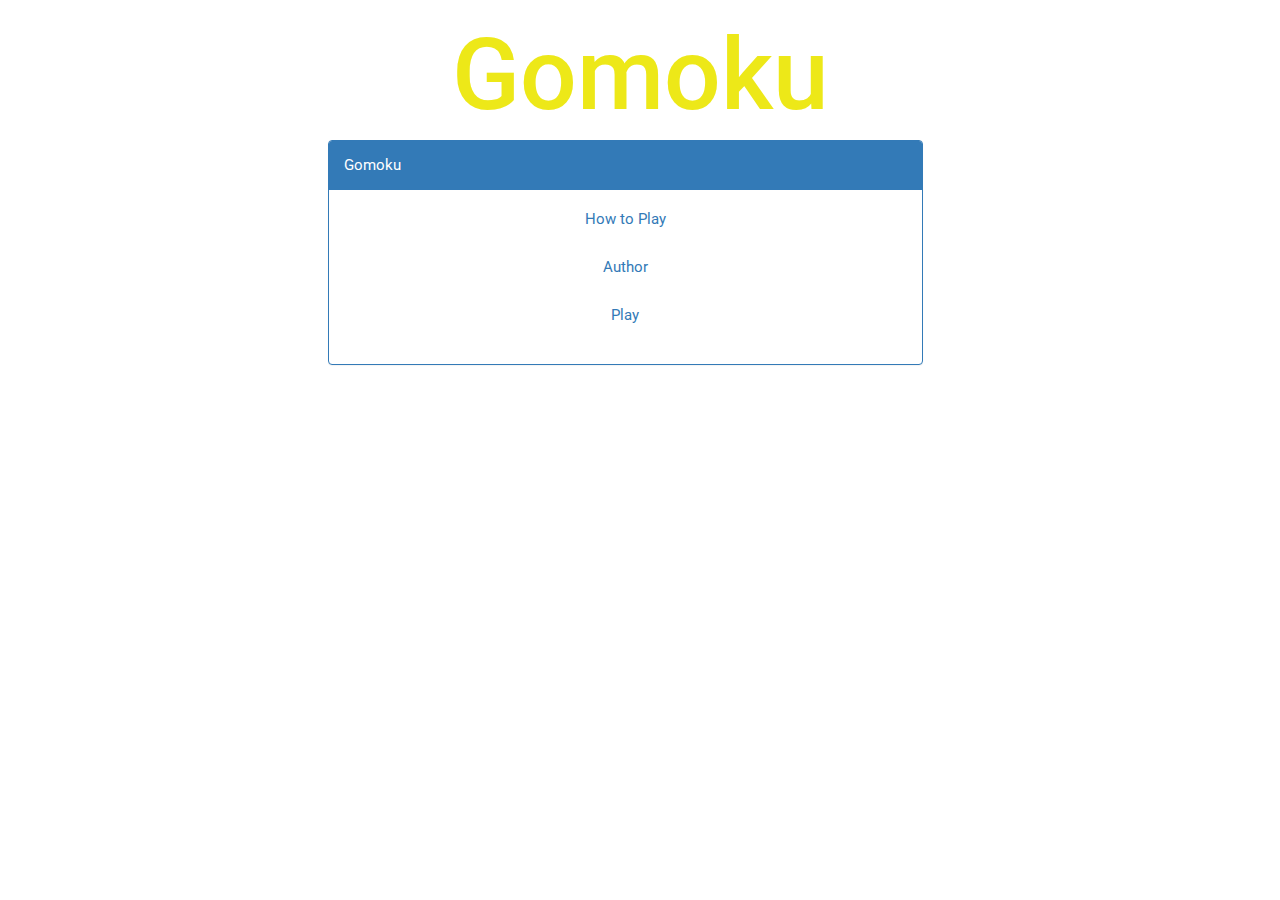
<file: index.html>
<!DOCTYPE html>
<html lang="en">
<html>
<head>
    <title>Project 1 : Gomoku</title>
	<meta name="viewport" content="width=device-width, initial-scale=1">
	<script src="http://ajax.googleapis.com/ajax/libs/jquery/1.11.3/jquery.min.js"></script>
	<link rel="stylesheet" href="https://maxcdn.bootstrapcdn.com/bootstrap/3.3.7/css/bootstrap.min.css" integrity="sha384-BVYiiSIFeK1dGmJRAkycuHAHRg32OmUcww7on3RYdg4Va+PmSTsz/K68vbdEjh4u" crossorigin="anonymous">
	<link href="https://fonts.googleapis.com/css?family=Roboto:400,700,900" rel="stylesheet">
	<link rel="stylesheet" href="css/style.css">
</head>
<body class="no-space">
	<header>
		<h1 class="main-Title"> Gomoku </h1>
	</header>
	<div class="container-fluid">
		<div class="row">
			<div class="col-xs-6 col-xs-offset-3">
				<div class="panel panel-primary">
					<div class="panel-heading">Gomoku</div>
					<div class="panel-body">
						<ul class="list-none">
							<li><a href="howtoplay.html">How to Play</a></li>
							<li><a href="aboutme.html">Author</a></li>
							<li><a href="play.html">Play</a></li>
						</ul>
					</div>
				</div>
			</div>
		</div>
	</div>
</body>
</html>
</file>
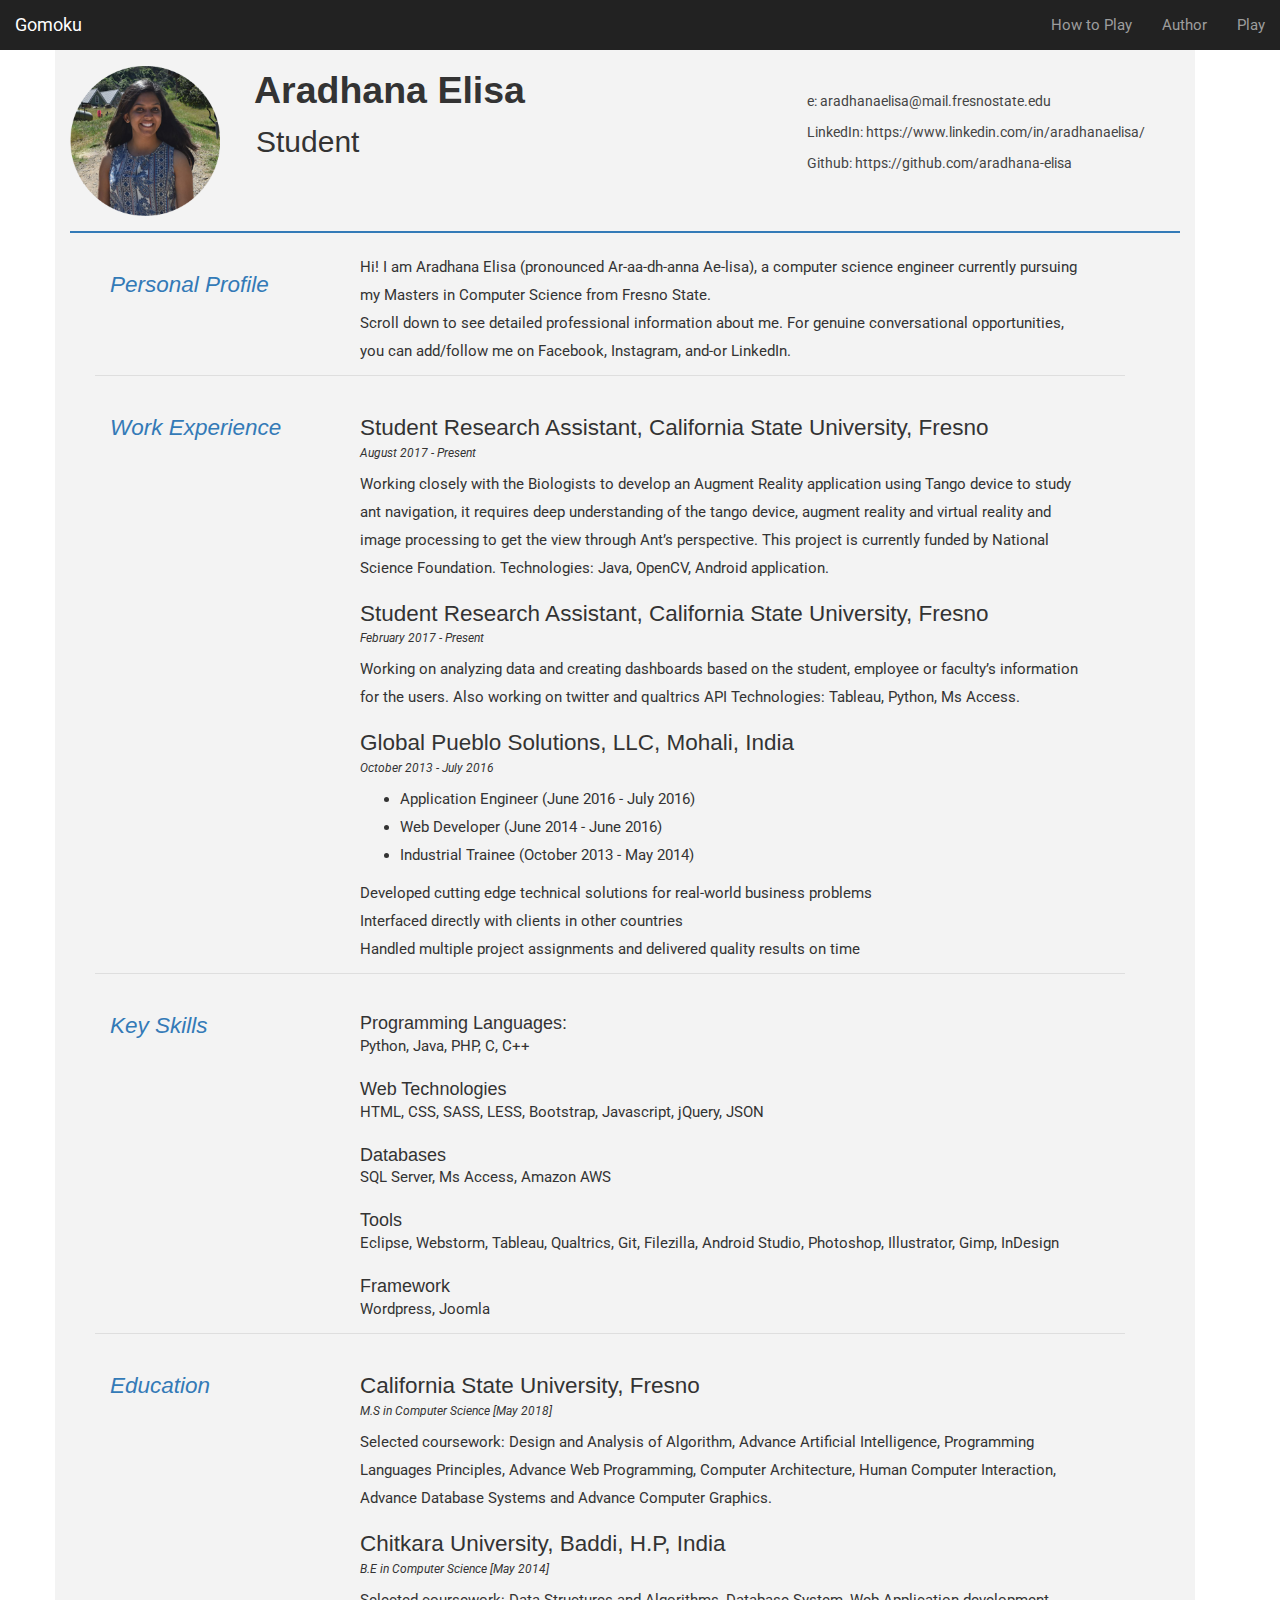
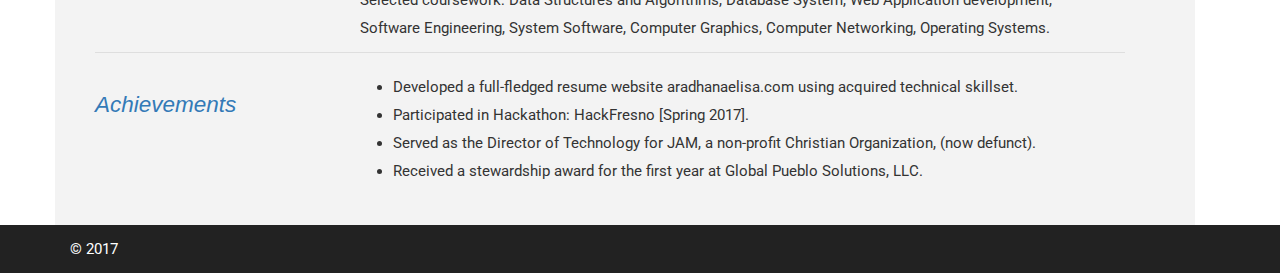
<file: aboutme.html>
<!DOCTYPE html>
<html lang="en">
<html>
<head>
    <title>Project 1 : Gomoku | Author</title>
	<meta name="viewport" content="width=device-width, initial-scale=1">
	<script src="http://ajax.googleapis.com/ajax/libs/jquery/1.11.3/jquery.min.js"></script>
	<link rel="stylesheet" href="https://maxcdn.bootstrapcdn.com/bootstrap/3.3.7/css/bootstrap.min.css" integrity="sha384-BVYiiSIFeK1dGmJRAkycuHAHRg32OmUcww7on3RYdg4Va+PmSTsz/K68vbdEjh4u" crossorigin="anonymous">
	<link href="https://fonts.googleapis.com/css?family=Roboto:400,700,900" rel="stylesheet">
	<link rel="stylesheet" href="css/style.css">
</head>
<body id="top">
	<header>
		<nav class="navbar navbar-inverse navbar-fixed-top">
		  <div class="container-fluid">
			<div class="navbar-header">
			  <a class="navbar-brand" href="index.html">Gomoku</a>
			</div>
			<div id="navbar" class="navbar-collapse collapse">
			  <ul class="nav navbar-nav navbar-right">
				<li><a href="howtoplay.html">How to Play</a></li>
				<li><a href="aboutme.html">Author</a></li>
				<li><a href="play.html">Play</a></li>
			  </ul>
			</div>
		  </div>
		</nav>
	</header>
	<div class="container">
		<div class="row bg-gray">
			<div class="col-xs-12">
				<div id="cv" class="instaFade">
					<div class="mainDetails">
						<div id="headshot" class="quickFade">
							<img src="img/profile.png" alt="Aradhana Elisa" />
						</div>
						
						<div>
							<h1 class="quickFade delayTwo heading">Aradhana Elisa</h1>
							<h2 class="quickFade delayThree sub-heading">Student</h2>
						</div>
						
						<div class="quickFade delayFour contactDetails">
							<ul>
								<li>e: <a href="mailto:aradhanaelisa@mail.fresnostate.edu" target="_blank">aradhanaelisa@mail.fresnostate.edu</a></li>
								<li>LinkedIn: <a href="https://www.linkedin.com/in/aradhanaelisa/" target="_blank">https://www.linkedin.com/in/aradhanaelisa/</a></li>
								<li>Github: <a href="https://github.com/aradhana-elisa" target="_blank"> https://github.com/aradhana-elisa </a></li>
							</ul>
						</div>
						<div class="clear"></div>
					</div>
					
					<div id="mainArea" class="row quickFade delayFive">
						<section class="col-xs-12">
							<article class="row">
								<div class="sectionTitle col-xs-12 col-sm-3">
									<h1>Personal Profile</h1>
								</div>
								
								<div class="sectionContent col-xs-12 col-sm-9">
									<p>Hi! I am Aradhana Elisa (pronounced Ar-aa-dh-anna Ae-lisa), a computer science engineer currently pursuing my Masters in Computer Science from Fresno State.<br /> 
									Scroll down to see detailed professional information about me. For genuine conversational opportunities, you can add/follow me on Facebook, Instagram, and-or LinkedIn.</p>
								</div>
							</article>
							<div class="clear"></div>
						</section>
						
						<section class="col-xs-12">
							<div class="row">
								<div class="sectionTitle col-xs-12 col-sm-3">
									<h1>Work Experience</h1>
								</div>
								<div class="sectionContent col-xs-12 col-sm-9">
									<article>
										<h2>Student Research Assistant, California State University, Fresno</h2>
										<p class="subDetails">August 2017 - Present</p>
										<p>Working closely with the Biologists to develop an Augment Reality application using Tango device to study ant navigation, it requires deep understanding of the tango device, augment reality and virtual reality and image processing to get the view through Ant’s perspective. This project is currently funded by National Science Foundation. Technologies: Java, OpenCV, Android application.</p>
									</article>
									
									<article>
										<h2>Student Research Assistant, California State University, Fresno</h2>
										<p class="subDetails">February 2017 - Present</p>
										<p>Working on analyzing data and creating dashboards based on the student, employee or faculty’s information for the users. Also working on twitter and qualtrics API  Technologies: Tableau, Python, Ms Access.</p>
									</article>
									
									<article>
										<h2>Global Pueblo Solutions, LLC, Mohali, India </h2>
										<p class="subDetails">October 2013 - July 2016</p>
										<ul>
											<li>Application Engineer (June 2016 - July 2016) </li>
											<li>Web Developer (June 2014 - June 2016)</li>
											<li>Industrial Trainee (October 2013 - May 2014)</li>
										</ul>
										<p>Developed cutting edge technical solutions for real-world business problems <br />
										Interfaced directly with clients in other countries <br />
										Handled multiple project assignments and delivered quality results on time</p>
									</article>
								</div>
								<div class="clear"></div>
							</div>
						</section>
						<section class="col-xs-12">
							<div class="row">
								<div class="sectionTitle col-xs-12 col-sm-3">
									<h1>Key Skills</h1>
								</div>
								<div class="sectionContent col-xs-12 col-sm-9">
									<h3>Programming Languages:</h3>
									<p>Python, Java, PHP, C, C++</p>
									<h3>Web Technologies</h3>
									<p>HTML, CSS, SASS, LESS, Bootstrap, Javascript, jQuery, JSON</p>
									<h3>Databases</h3>
									<p>SQL Server, Ms Access, Amazon AWS</p>
									<h3>Tools</h3>
									<p>Eclipse, Webstorm, Tableau, Qualtrics, Git, Filezilla, Android Studio, Photoshop, Illustrator, Gimp, InDesign</p>
									<h3>Framework</h3>
									<p>Wordpress, Joomla</p>
								</div>
								<div class="clear"></div>
							</div>
						</section>
						
						
						<section class="col-xs-12">
							<div class="row">
								<div class="sectionTitle col-xs-12 col-sm-3">
									<h1>Education</h1>
								</div>
								<div class="sectionContent col-xs-12 col-sm-9">
									<article>
										<h2>California State University, Fresno</h2>
										<p class="subDetails">M.S in Computer Science [May 2018]</p>
										<p>Selected coursework: Design and Analysis of Algorithm, Advance Artificial Intelligence, Programming Languages Principles, Advance Web Programming, Computer Architecture, Human Computer Interaction, Advance Database Systems and Advance Computer Graphics.</p>
									</article>
									
									<article>
										<h2>Chitkara University, Baddi, H.P, India</h2>
										<p class="subDetails">B.E in Computer Science [May 2014]</p>
										<p>Selected coursework: Data Structures and Algorithms, Database System, Web Application development, Software Engineering, System Software, Computer Graphics, Computer Networking, Operating Systems. </p>
									</article>
								</div>
								<div class="clear"></div>
							</div>
						</section>
						
						<section class="col-xs-12">
							<div class="row">
								<div class="sectionTitle col-xs-12 col-sm-3">
									<h1>Achievements</h1>
								</div>
								<div class="sectionContent col-xs-12 col-sm-9">
									<article>
										<ul>
											<li>Developed a full-fledged resume website aradhanaelisa.com using acquired technical skillset.</li>
											<li>Participated in Hackathon: HackFresno [Spring 2017]. </li>
											<li>Served as the Director of Technology for JAM, a non-profit Christian Organization, (now defunct).</li>
											<li>Received a stewardship award for the first year at Global Pueblo Solutions, LLC. </li>
										</ul>
									</article>
								</div>
								<div class="clear"></div>
								<div class="clear"></div>
							</div>
						</section>
					</div>
				</div>
			</div>
		</div>
	</div>
	<footer>
		<div class="container">
			<div class="row">
				<div class="col-xs-12">
					<p>&copy; 2017</p>
				</div>
			</div>
		</div>
	</footer>
</body>
</html>
</file>
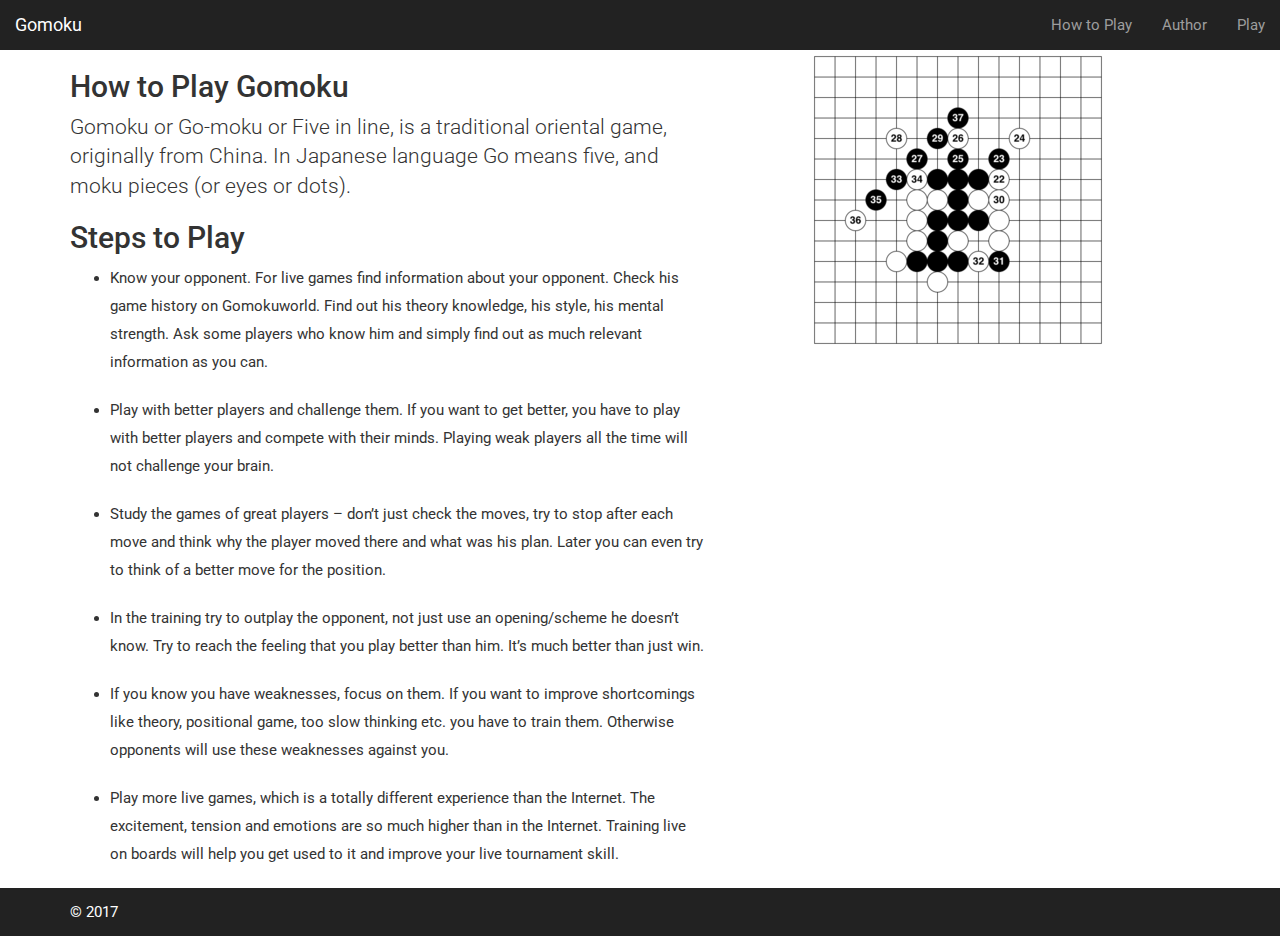
<file: howtoplay.html>
<!DOCTYPE html>
<html lang="en">
<html>
<head>
    <title>Project 1 : Gomoku | How to Play</title>
	<meta name="viewport" content="width=device-width, initial-scale=1">
	<script src="http://ajax.googleapis.com/ajax/libs/jquery/1.11.3/jquery.min.js"></script>
	<link rel="stylesheet" href="https://maxcdn.bootstrapcdn.com/bootstrap/3.3.7/css/bootstrap.min.css" integrity="sha384-BVYiiSIFeK1dGmJRAkycuHAHRg32OmUcww7on3RYdg4Va+PmSTsz/K68vbdEjh4u" crossorigin="anonymous">
	<link href="https://fonts.googleapis.com/css?family=Roboto:400,700,900" rel="stylesheet">
	<link rel="stylesheet" href="css/style.css">
</head>
<body>
	<header>
		<nav class="navbar navbar-inverse navbar-fixed-top">
		  <div class="container-fluid">
			<div class="navbar-header">
			  <a class="navbar-brand" href="index.html">Gomoku</a>
			</div>
			<div id="navbar" class="navbar-collapse collapse">
			  <ul class="nav navbar-nav navbar-right">
				<li><a href="howtoplay.html">How to Play</a></li>
				<li><a href="aboutme.html">Author</a></li>
				<li><a href="play.html">Play</a></li>
			  </ul>
			</div>
		  </div>
		</nav>
	</header>
	<div class="container">
		<div class="row featurette">
			<div class="col-md-7">
			  <h2 class="featurette-heading">How to Play Gomoku</h2>
			  <p class="lead">Gomoku or Go-moku or Five in line, is a traditional oriental game, originally from China. In Japanese language Go means five, and moku pieces (or eyes or dots).</p>
			  <h2 class="featurette-heading">Steps to Play </h2>
			<ul class="steps"> 
				<li>Know your opponent. For live games find information about your opponent. Check his game history on Gomokuworld. Find out his theory knowledge, his style, his mental strength. Ask some players who know him and simply find out as much relevant information as you can.</li>
				<li>Play with better players and challenge them. If you want to get better, you have to play with better players and compete with their minds. Playing weak players all the time will not challenge your brain.</li>
				<li>Study the games of great players – don’t just check the moves, try to stop after each move and think why the player moved there and what was his plan. Later you can even try to think of a better move for the position.</li>
				<li>In the training try to outplay the opponent, not just use an opening/scheme he doesn’t know. Try to reach the feeling that you play better than him. It’s much better than just win. </li>
				<li>If you know you have weaknesses, focus on them. If you want to improve shortcomings like theory, positional game, too slow thinking etc. you have to train them. Otherwise opponents will use these weaknesses against you.</li>
				<li>Play more live games, which is a totally different experience than the Internet. The excitement, tension and emotions are so much higher than in the Internet. Training live on boards will help you get used to it and improve your live tournament skill.</li>
			</ul>
			</div>
			<div class="col-md-5 text-center">
			  <img class="featurette-image img-responsive display-inlineblock" alt="Gomoku Game" src="img/gomoku.png">
			</div>
		</div>
	</div>
	<footer>
		<div class="container">
			<div class="row">
				<div class="col-xs-12">
					<p>&copy; 2017</p>
				</div>
			</div>
		</div>
	</footer>
</body>
</html>
</file>
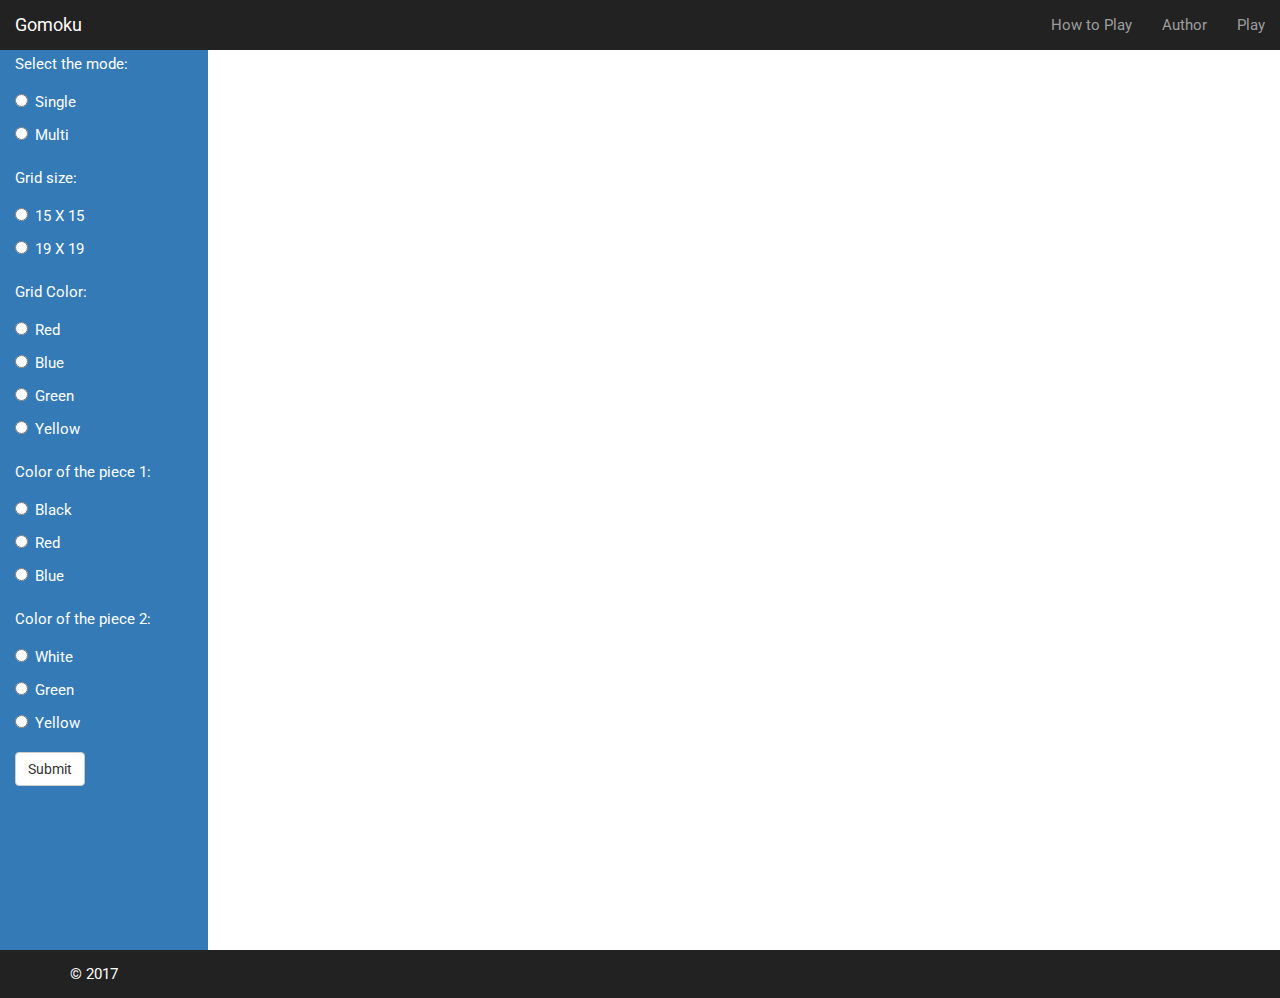
<file: play.html>
<!DOCTYPE html>
<html lang="en">
<html>
<head>
    <title>Project 1 : Gomoku | Play Game</title>
	<meta name="viewport" content="width=device-width, initial-scale=1">
	<script src="http://ajax.googleapis.com/ajax/libs/jquery/1.11.3/jquery.min.js"></script>
    <script type="text/javascript" src="js/Setup.js"></script>
    <script type="text/javascript" src="js/ai.js"></script>
    <script type="text/javascript" src="js/Human.js"></script>
    <script type="text/javascript" src="js/Play.js"></script>
	<link rel="stylesheet" href="https://maxcdn.bootstrapcdn.com/bootstrap/3.3.7/css/bootstrap.min.css" integrity="sha384-BVYiiSIFeK1dGmJRAkycuHAHRg32OmUcww7on3RYdg4Va+PmSTsz/K68vbdEjh4u" crossorigin="anonymous">
	<link href="https://fonts.googleapis.com/css?family=Roboto:400,700,900" rel="stylesheet" />
	<link rel="stylesheet" href="css/style.css" />
</head>
<body>
	<header>
		<nav class="navbar navbar-inverse navbar-fixed-top">
		  <div class="container-fluid">
			<div class="navbar-header">
			  <a class="navbar-brand" href="index.html">Gomoku</a>
			</div>
			<div id="navbar" class="navbar-collapse collapse">
			  <ul class="nav navbar-nav navbar-right">
				<li><a href="howtoplay.html">How to Play</a></li>
				<li><a href="aboutme.html">Author</a></li>
				<li><a href="play.html">Play</a></li>
			  </ul>
			</div>
		  </div>
		</nav>
	</header>
	<div class="container-fluid">
		<div class="row">
			<div class="col-sm-2 sidebar">
				<form name="griddim">
					<p>Select the mode:</p>
					<div class="form-group">
						 <div class="radio">
							<label><input type="radio" name="mode" value="single" id="modeofplay"> Single</label>
						</div>
						<div class="radio">
							<label><input type="radio" name="mode" value="multi" id="modeofplay"> Multi</label>
						</div>
					</div>
					<p>Grid size:</p>
					<div class="form-group">
						 <div class="radio">
							<label><input type="radio" name="gridsize" value="15"> 15 X 15</label>
						</div>
						<div class="radio">
							<label><input type="radio" name="gridsize" value="19"> 19 X 19</label>
						</div>
					</div>
					<p>Grid Color:</p>
					<div class="form-group">
						<div class="radio">
							<label><input type="radio" name="gridcolor" value="E74C3C"> Red</label>
						</div>
						<div class="radio">
							<label><input type="radio" name="gridcolor" value="2E86C1"> Blue</label>
						</div>
						<div class="radio">
							<label><input type="radio" name="gridcolor" value="2ECC71"> Green</label>
						</div>
						<div class="radio">
							<label><input type="radio" name="gridcolor" value="F1C40F"> Yellow</label>
						</div>				
					</div>
					<p>Color of the piece 1:</p>
					<div class="form-group">
						<div class="radio">
							<label><input type="radio" name="piece1" value="000000" selected="selected"> Black</label>
						</div>
						<div class="radio">
							<label><input type="radio" name="piece1" value="E74C3C"> Red</label>
						</div>
						<div class="radio">
							<label><input type="radio" name="piece1" value="2E86C1"> Blue</label>
						</div>
					</div>
					<p>Color of the piece 2: </p>
					<div class="form-group">
						<div class="radio">
							<label><input type="radio" name="piece2" value="ffffff" selected="selected"> White</label>
						</div>
						<div class="radio">
							<label><input type="radio" name="piece2" value="2ECC71"> Green</label>
						</div>
						<div class="radio">
							<label><input type="radio" name="piece2" value="F1C40F"> Yellow</label>
						</div>
					</div>
					<button type="submit" class="btn btn-default" onclick="Init(); return false;">Submit</button>
				</form>	
			</div>
			<div class="col-sm-8 main">
				<table id="tbl"></table>
				<div id="game"></div>
			</div>
			<div class="col-sm-2">
				<div id="timer"></div>
				<div id="currturns"> </div>
				<div id="numberplayer1"></div>
				<div id="numberplayer2"></div>
				<div id="totalpieces"></div>
				<div id="player1"></div>
				<div id="player2"></div>
			</div>
		</div>
	</div>
	<footer>
		<div class="container">
			<div class="row">
				<div class="col-xs-12">
					<p>&copy; 2017</p>
				</div>
			</div>
		</div>
	</footer>
</body>
</html>
</file>
<file: css/style.css>
body {
	font-family: 'Roboto', sans-serif;
	font-size:15px;
	line-height:21pt;
	padding-top:50px;
}
.list-none {
	padding-left:0;
	text-align:center;
}
.list-none li{
	list-style:none;
	margin-bottom:20px;
}
.box {
	background: #9B59B6;	
	border: 1px solid #000;
	min-width: 50px;
	min-height: 50px;
	margin: 0 auto;
	margin-top: 0;
	cursor: pointer;
	display: inline-block;
	float: left;
}
.row {
	display: block;
	float:left;
	width:100%;
}
.display-inlineblock {
	display:inline-block;
}
input[type=checkbox], input[type=radio] {
	margin-top:6px;
}
#tbl {float:left; background:#e1dfdf; margin-top:20px;}
#tbl td{
    border: 1px solid #000;
    position: relative;
}
.pieceX {
	content: " ";
    background-color: #000;
    position: absolute;
    border-radius: 50%;
}
.pieceO {
	content: " ";
    background-color: #fff;
    position: absolute;
    border-radius: 50%;
}
.navbar-fixed-top {
  border: 0;
}
/* Sidebar navigation */
.sidebar {
	background-color:#337ab7;
	color:#fff;
	min-height:900px;
}
.nav-sidebar {
  margin-right: -21px; /* 20px padding + 1px border */
  margin-bottom: 20px;
  margin-left: -20px;
}
.nav-sidebar > li > a {
  padding-right: 20px;
  padding-left: 20px;
}
.nav-sidebar > .active > a,
.nav-sidebar > .active > a:hover,
.nav-sidebar > .active > a:focus {
  color: #fff;
  background-color: #428bca;
}
#aigame {
    width: 100%;
    height: 100%;
    background: #e1dfdf;
    border-collapse: collapse;
    table-layout: fixed;
}

#aigame td {
    width: 1%;
    height: 1%;
    border: 1px solid #000;
}

#aigame td {
    border-radius: 50%;
}

#aigame td.p0 {
    background-color :#FFF;
    box-shadow: 0px 0px 5px 0px #222;
}

#aigame td.p1 {
    background-color: #000;
    box-shadow: 0px 0px 2px 0px #222;
}

#game {
    width: 800px;
    height: 800px;
	margin-top:20px;
}
.steps li {
	margin-bottom:20px; 
}
footer {
	background: #222222;
    padding: 10px 20px;
    color: #fff;
}
footer p {
	margin:0;
}
.bg-gray {
	background: #f3f3f3;
}
.mainDetails {
	border-bottom: 2px solid #337ab7;
}
.mainDetails div {
	display:inline-block;
}
.mainDetails img {
	margin-right:30px;
	border-radius: 50px;
	width: 150px;
    margin-bottom: 15px;
}
.heading {
	font-size: 2.5em;
	font-weight: 700;
	font-family: 'Rokkitt', Helvetica, Arial, sans-serif;
	margin-bottom: -6px;
}
.sub-heading {
	font-size: 2em;
	margin-left: 2px;
	font-family: 'Rokkitt', Helvetica, Arial, sans-serif;
}
#mainArea {
	padding: 0 40px;
}
.contactDetails {
	float:right;
	margin:35px;
}
.contactDetails ul {
	list-style-type: none;
	font-size: 0.9em;
	margin-top: 2px;
}
.contactDetails ul li {
	margin-bottom: 3px;
	color: #444;
}

.contactDetails ul li a, a[href^=tel] {
	color: #444; 
	text-decoration: none;
	-webkit-transition: all .3s ease-in;
	-moz-transition: all .3s ease-in;
	-o-transition: all .3s ease-in;
	-ms-transition: all .3s ease-in;
	transition: all .3s ease-in;
}
.contactDetails ul li a:hover { 
	color: #337ab7;
}
section {
	border-top: 1px solid #dedede;
	padding: 20px 0 0;
}
section:first-child {
	border-top: 0;
}
section:last-child {
	padding: 20px 0 30px;
}
.sectionTitle h1 {
	font-family: 'Rokkitt', Helvetica, Arial, sans-serif;
	font-style: italic;
	font-size: 1.5em;
	color: #337ab7;
}
.sectionContent h2, .sectionContent h3 {
	font-family: 'Rokkitt', Helvetica, Arial, sans-serif;
	font-size: 1.5em;
	margin-bottom: -2px;
}
.sectionContent h3 {
	font-size: 1.2em;
}
.subDetails {
	font-size: 0.8em;
	font-style: italic;
	margin-bottom: 3px;
}

.keySkills {
	list-style-type: none;
	-moz-column-count:4;
	-webkit-column-count:4;
	column-count:4;
	margin-bottom: 20px;
	font-size: 1em;
	color: #444;
}

.keySkills ul li {
	margin-bottom: 3px;
}
.instaFade {
    -webkit-animation-name: reset, fade-in;
    -webkit-animation-duration: 1.5s;
    -webkit-animation-timing-function: ease-in;
	
	-moz-animation-name: reset, fade-in;
    -moz-animation-duration: 1.5s;
    -moz-animation-timing-function: ease-in;
	
	animation-name: reset, fade-in;
    animation-duration: 1.5s;
    animation-timing-function: ease-in;
}

.quickFade {
    -webkit-animation-name: reset, fade-in;
    -webkit-animation-duration: 2.5s;
    -webkit-animation-timing-function: ease-in;
	
	-moz-animation-name: reset, fade-in;
    -moz-animation-duration: 2.5s;
    -moz-animation-timing-function: ease-in;
	
	animation-name: reset, fade-in;
    animation-duration: 2.5s;
    animation-timing-function: ease-in;
}
 
.delayOne {
	-webkit-animation-delay: 0, .5s;
	-moz-animation-delay: 0, .5s;
	animation-delay: 0, .5s;
}

.delayTwo {
	-webkit-animation-delay: 0, 1s;
	-moz-animation-delay: 0, 1s;
	animation-delay: 0, 1s;
}

.delayThree {
	-webkit-animation-delay: 0, 1.5s;
	-moz-animation-delay: 0, 1.5s;
	animation-delay: 0, 1.5s;
}

.delayFour {
	-webkit-animation-delay: 0, 2s;
	-moz-animation-delay: 0, 2s;
	animation-delay: 0, 2s;
}

.delayFive {
	-webkit-animation-delay: 0, 2.5s;
	-moz-animation-delay: 0, 2.5s;
	animation-delay: 0, 2.5s;
}
.no-space {
	padding:0;
}
.main-Title {
	text-align:center;
	font-size:100px;
	color:#ede818;
}
</file>
